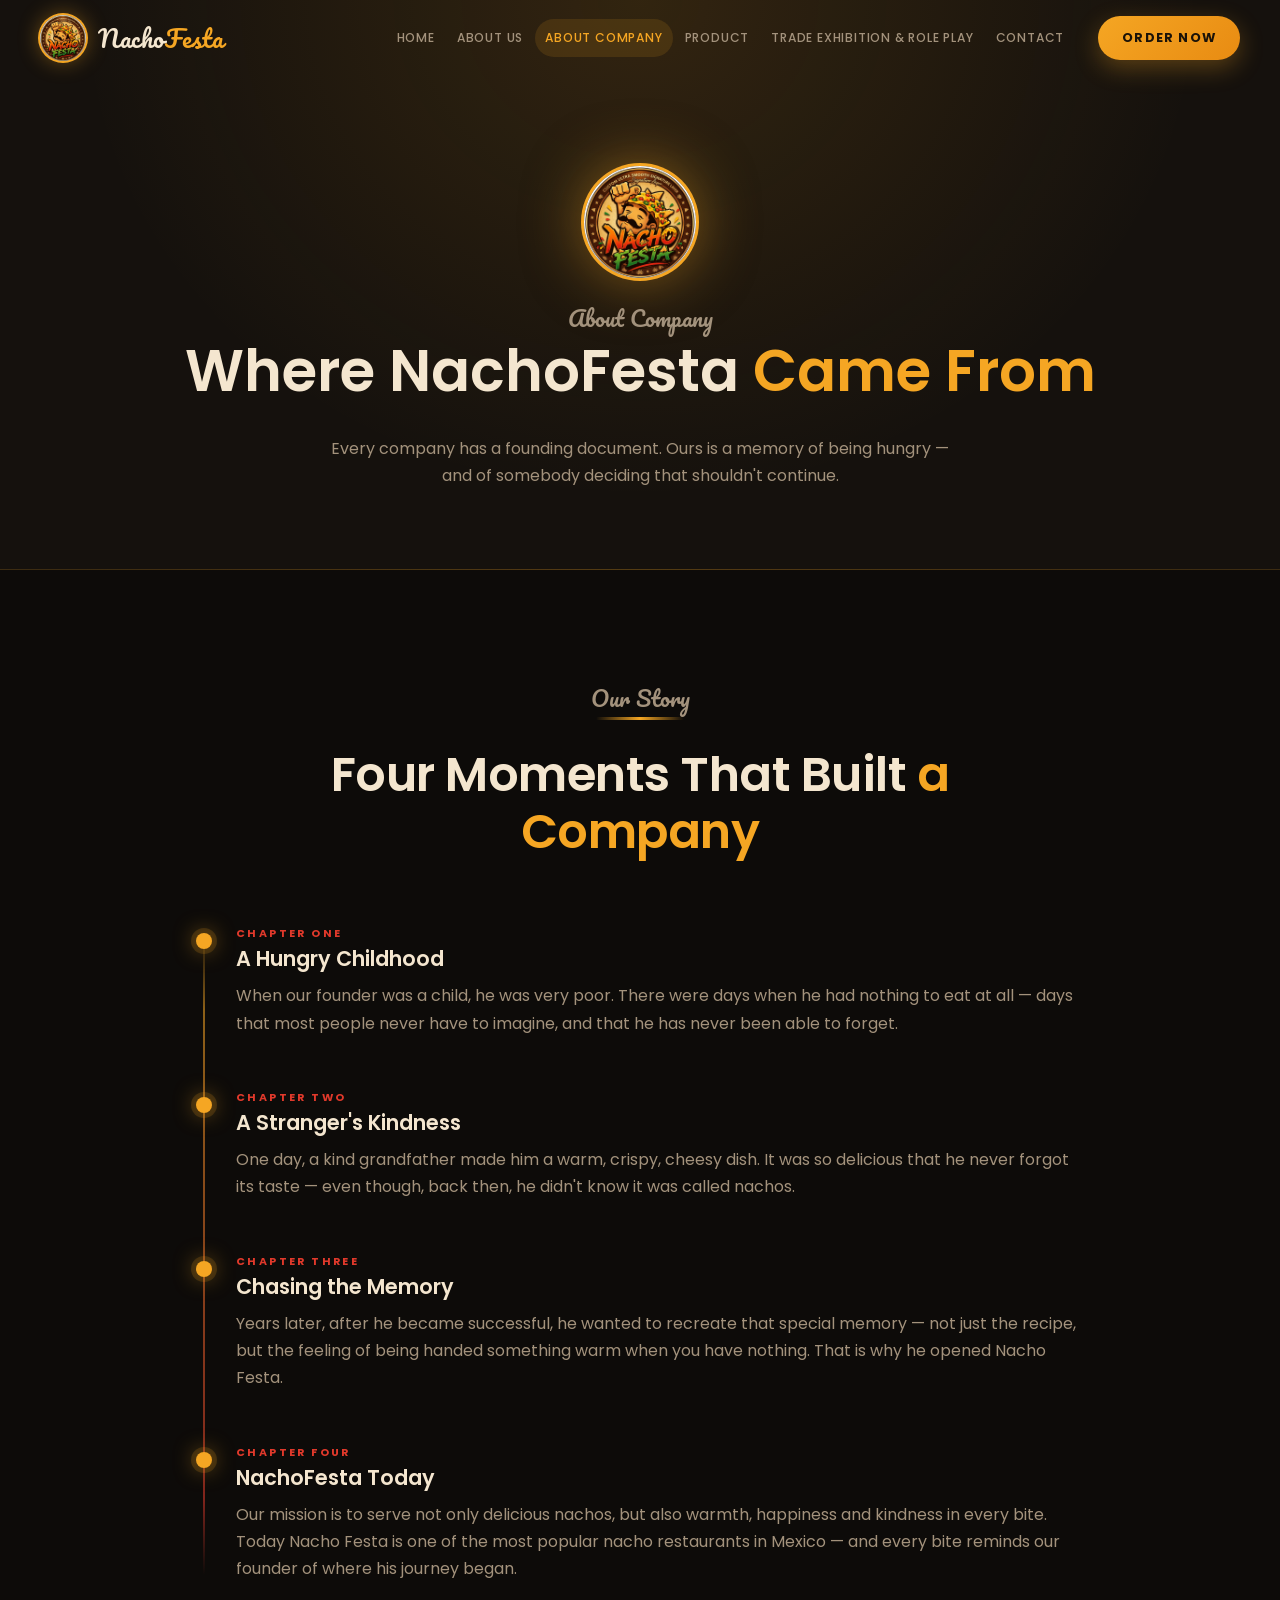
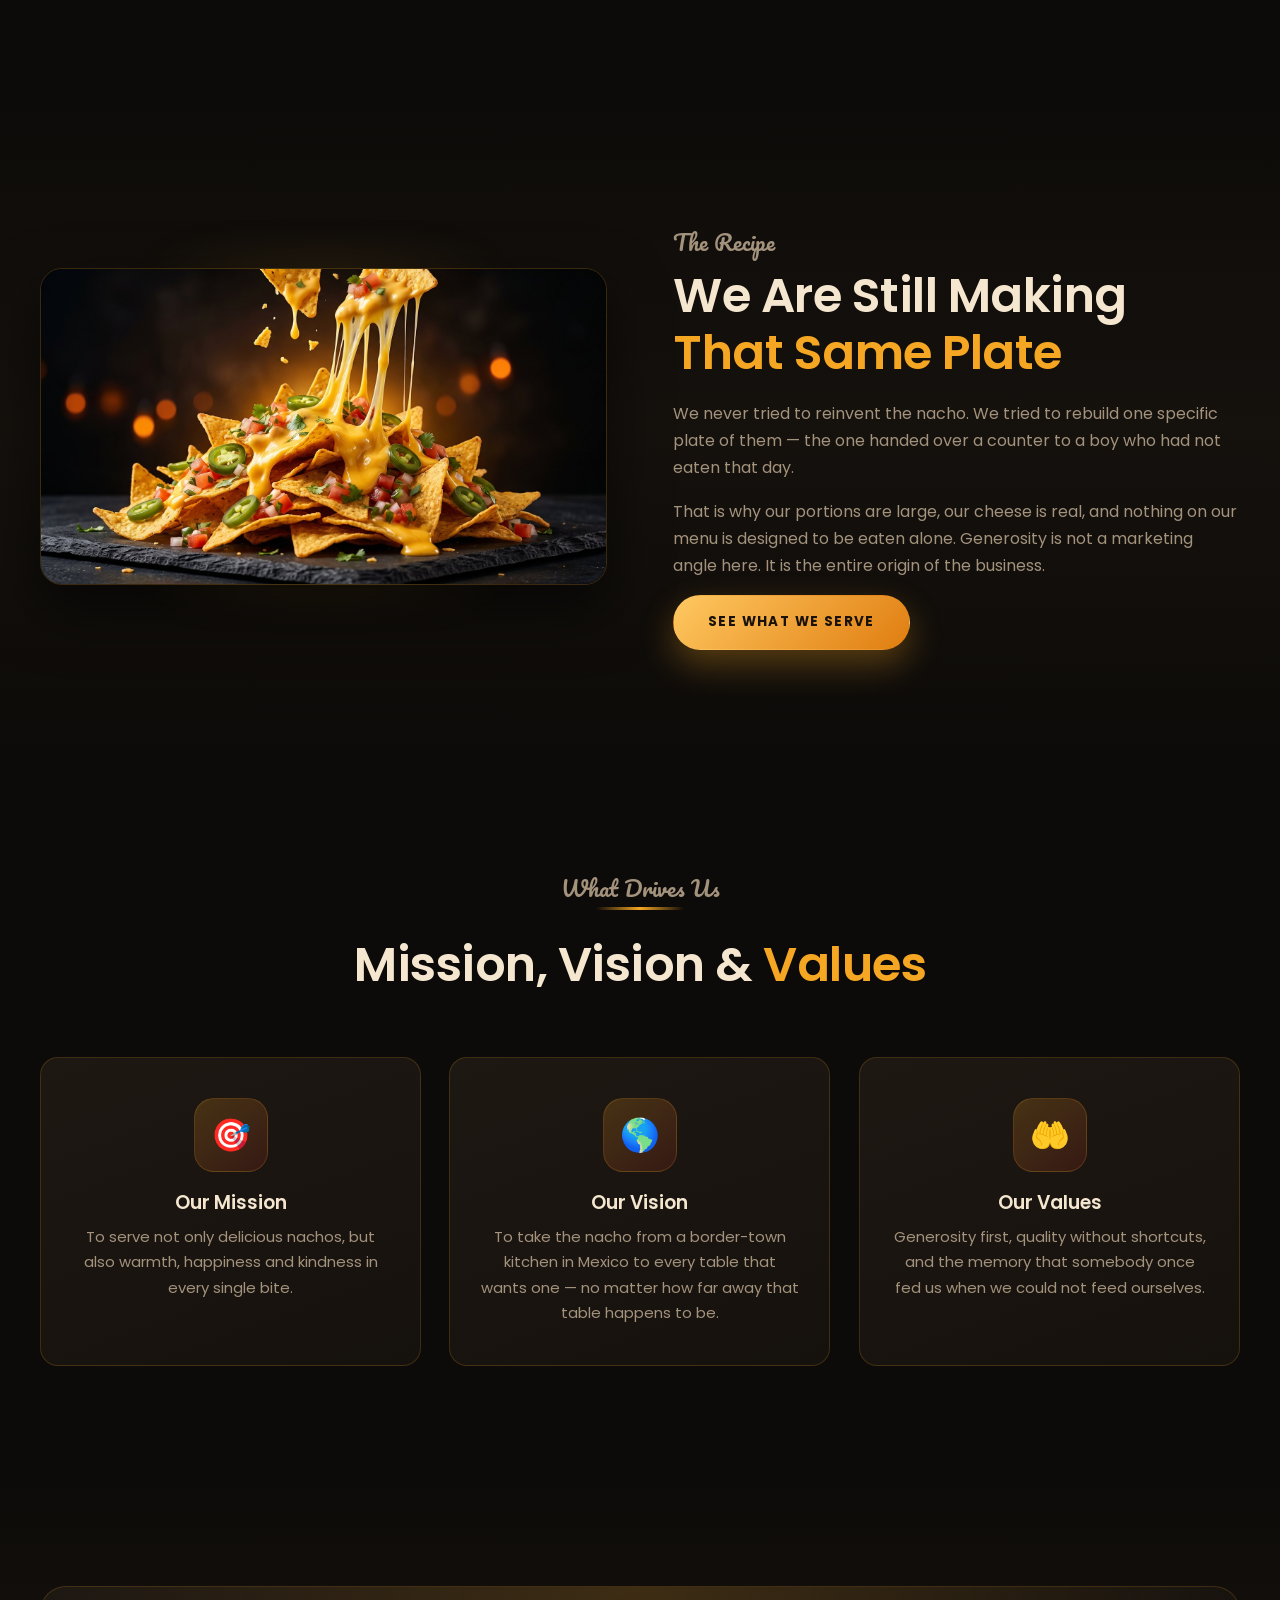
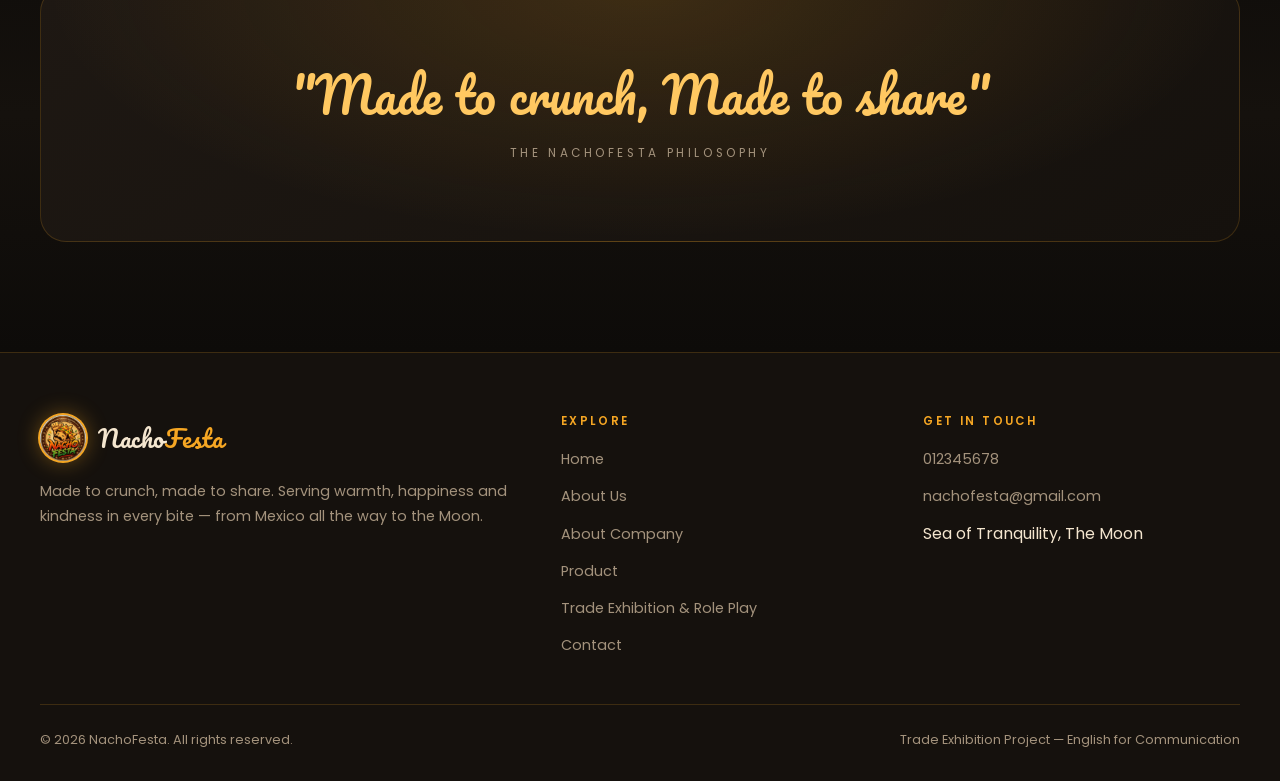
<file: about-company.html>
<!DOCTYPE html>
<html lang="en">
<head>
<meta charset="UTF-8">
<meta name="viewport" content="width=device-width, initial-scale=1">
<title>About Company — The NachoFesta Story</title>
<meta name="description" content="How NachoFesta began: a hungry child, a kind grandfather, one warm plate of nachos, and the restaurant built to remember it.">
<link rel="icon" href="images/logo.jpg">
<link rel="preconnect" href="https://fonts.googleapis.com">
<link rel="preconnect" href="https://fonts.gstatic.com" crossorigin>
<link href="https://fonts.googleapis.com/css2?family=Pacifico&family=Poppins:wght@300;400;500;600;700;800&display=swap" rel="stylesheet">
<link rel="stylesheet" href="css/style.css">
</head>
<body>

<header class="nav">
  <div class="nav__inner">
    <a class="brand" href="index.html">
      <img src="images/logo.jpg" alt="NachoFesta logo">
      <span class="brand__name">Nacho<span>Festa</span></span>
    </a>
    <button class="nav__burger" aria-label="Toggle menu" aria-expanded="false">
      <span></span><span></span><span></span>
    </button>
    <ul class="nav__links">
      <li><a href="index.html">Home</a></li>
      <li><a href="about-us.html">About Us</a></li>
      <li><a href="about-company.html">About Company</a></li>
      <li><a href="product.html">Product</a></li>
      <li><a href="videos.html">Trade Exhibition &amp; Role Play</a></li>
      <li><a href="contact.html">Contact</a></li>
    </ul>
    <a class="nav__cta" href="product.html">Order Now</a>
  </div>
</header>

<!-- ===================== PAGE HERO ===================== -->
<section class="page-hero">
  <div class="wrap">
    <img class="hero__logo" src="images/logo.jpg" alt="NachoFesta emblem" style="width:112px;height:112px">
    <p class="eyebrow">About Company</p>
    <h1>Where NachoFesta <span style="color:var(--amber)">Came From</span></h1>
    <p>Every company has a founding document. Ours is a memory of being hungry — and of
       somebody deciding that shouldn't continue.</p>
  </div>
</section>

<!-- ===================== ORIGIN TIMELINE ===================== -->
<section class="section">
  <div class="wrap">
    <div class="section__head reveal">
      <p class="eyebrow">Our Story</p>
      <div class="rule"></div>
      <h2 class="section__title">Four Moments That Built <em>a Company</em></h2>
    </div>

    <div class="timeline">
      <article class="tl-item reveal">
        <span class="tl-step">Chapter One</span>
        <h3>A Hungry Childhood</h3>
        <p>When our founder was a child, he was very poor. There were days when he had nothing
           to eat at all — days that most people never have to imagine, and that he has never
           been able to forget.</p>
      </article>

      <article class="tl-item reveal" data-delay="1">
        <span class="tl-step">Chapter Two</span>
        <h3>A Stranger's Kindness</h3>
        <p>One day, a kind grandfather made him a warm, crispy, cheesy dish. It was so delicious
           that he never forgot its taste — even though, back then, he didn't know it was
           called nachos.</p>
      </article>

      <article class="tl-item reveal" data-delay="2">
        <span class="tl-step">Chapter Three</span>
        <h3>Chasing the Memory</h3>
        <p>Years later, after he became successful, he wanted to recreate that special memory —
           not just the recipe, but the feeling of being handed something warm when you have
           nothing. That is why he opened Nacho Festa.</p>
      </article>

      <article class="tl-item reveal" data-delay="3">
        <span class="tl-step">Chapter Four</span>
        <h3>NachoFesta Today</h3>
        <p>Our mission is to serve not only delicious nachos, but also warmth, happiness and
           kindness in every bite. Today Nacho Festa is one of the most popular nacho
           restaurants in Mexico — and every bite reminds our founder of where his journey began.</p>
      </article>
    </div>
  </div>
</section>

<!-- ===================== FOUNDER'S PLATE ===================== -->
<section class="section section--tint">
  <div class="wrap split tilt-scene">
    <div class="split__media reveal">
      <img src="images/hero-nachos.jpg" alt="A generous plate of nachos with melted cheese and fresh toppings">
    </div>
    <div class="reveal" data-delay="1">
      <p class="eyebrow">The Recipe</p>
      <h2 class="section__title">We Are Still Making <em>That Same Plate</em></h2>
      <p>
        We never tried to reinvent the nacho. We tried to rebuild one specific plate of them —
        the one handed over a counter to a boy who had not eaten that day.
      </p>
      <p>
        That is why our portions are large, our cheese is real, and nothing on our menu is
        designed to be eaten alone. Generosity is not a marketing angle here. It is the entire
        origin of the business.
      </p>
      <a class="btn btn--primary" href="product.html">See What We Serve</a>
    </div>
  </div>
</section>

<!-- ===================== MISSION / VISION / VALUES ===================== -->
<section class="section">
  <div class="wrap">
    <div class="section__head reveal">
      <p class="eyebrow">What Drives Us</p>
      <div class="rule"></div>
      <h2 class="section__title">Mission, Vision &amp; <em>Values</em></h2>
    </div>

    <div class="grid-3 tilt-scene">
      <article class="card-3d feature reveal" data-delay="1">
        <div class="feature__icon">🎯</div>
        <h3>Our Mission</h3>
        <p>To serve not only delicious nachos, but also warmth, happiness and kindness in
           every single bite.</p>
      </article>
      <article class="card-3d feature reveal" data-delay="2">
        <div class="feature__icon">🌎</div>
        <h3>Our Vision</h3>
        <p>To take the nacho from a border-town kitchen in Mexico to every table that wants
           one — no matter how far away that table happens to be.</p>
      </article>
      <article class="card-3d feature reveal" data-delay="3">
        <div class="feature__icon">🤲</div>
        <h3>Our Values</h3>
        <p>Generosity first, quality without shortcuts, and the memory that somebody once fed
           us when we could not feed ourselves.</p>
      </article>
    </div>
  </div>
</section>

<!-- ===================== SLOGAN BAND ===================== -->
<section class="section section--tint">
  <div class="wrap">
    <div class="quote-band reveal">
      <p>"Made to crunch, Made to share"</p>
      <span>The NachoFesta Philosophy</span>
    </div>
  </div>
</section>

<footer class="footer">
  <div class="wrap">
    <div class="footer__grid">
      <div>
        <a class="brand" href="index.html" style="margin-bottom:18px">
          <img src="images/logo.jpg" alt="NachoFesta logo">
          <span class="brand__name">Nacho<span>Festa</span></span>
        </a>
        <p>Made to crunch, made to share. Serving warmth, happiness and kindness in every bite —
           from Mexico all the way to the Moon.</p>
      </div>
      <div>
        <h4>Explore</h4>
        <ul>
          <li><a href="index.html">Home</a></li>
          <li><a href="about-us.html">About Us</a></li>
          <li><a href="about-company.html">About Company</a></li>
          <li><a href="product.html">Product</a></li>
          <li><a href="videos.html">Trade Exhibition &amp; Role Play</a></li>
          <li><a href="contact.html">Contact</a></li>
        </ul>
      </div>
      <div>
        <h4>Get in Touch</h4>
        <ul>
          <li><a href="tel:012345678">012345678</a></li>
          <li><a href="mailto:nachofesta@gmail.com">nachofesta@gmail.com</a></li>
          <li>Sea of Tranquility, The Moon</li>
        </ul>
      </div>
    </div>
    <div class="footer__bar">
      <span>© <span data-year></span> NachoFesta. All rights reserved.</span>
      <span>Trade Exhibition Project — English for Communication</span>
    </div>
  </div>
</footer>

<script src="js/main.js"></script>
</body>
</html>
</file>
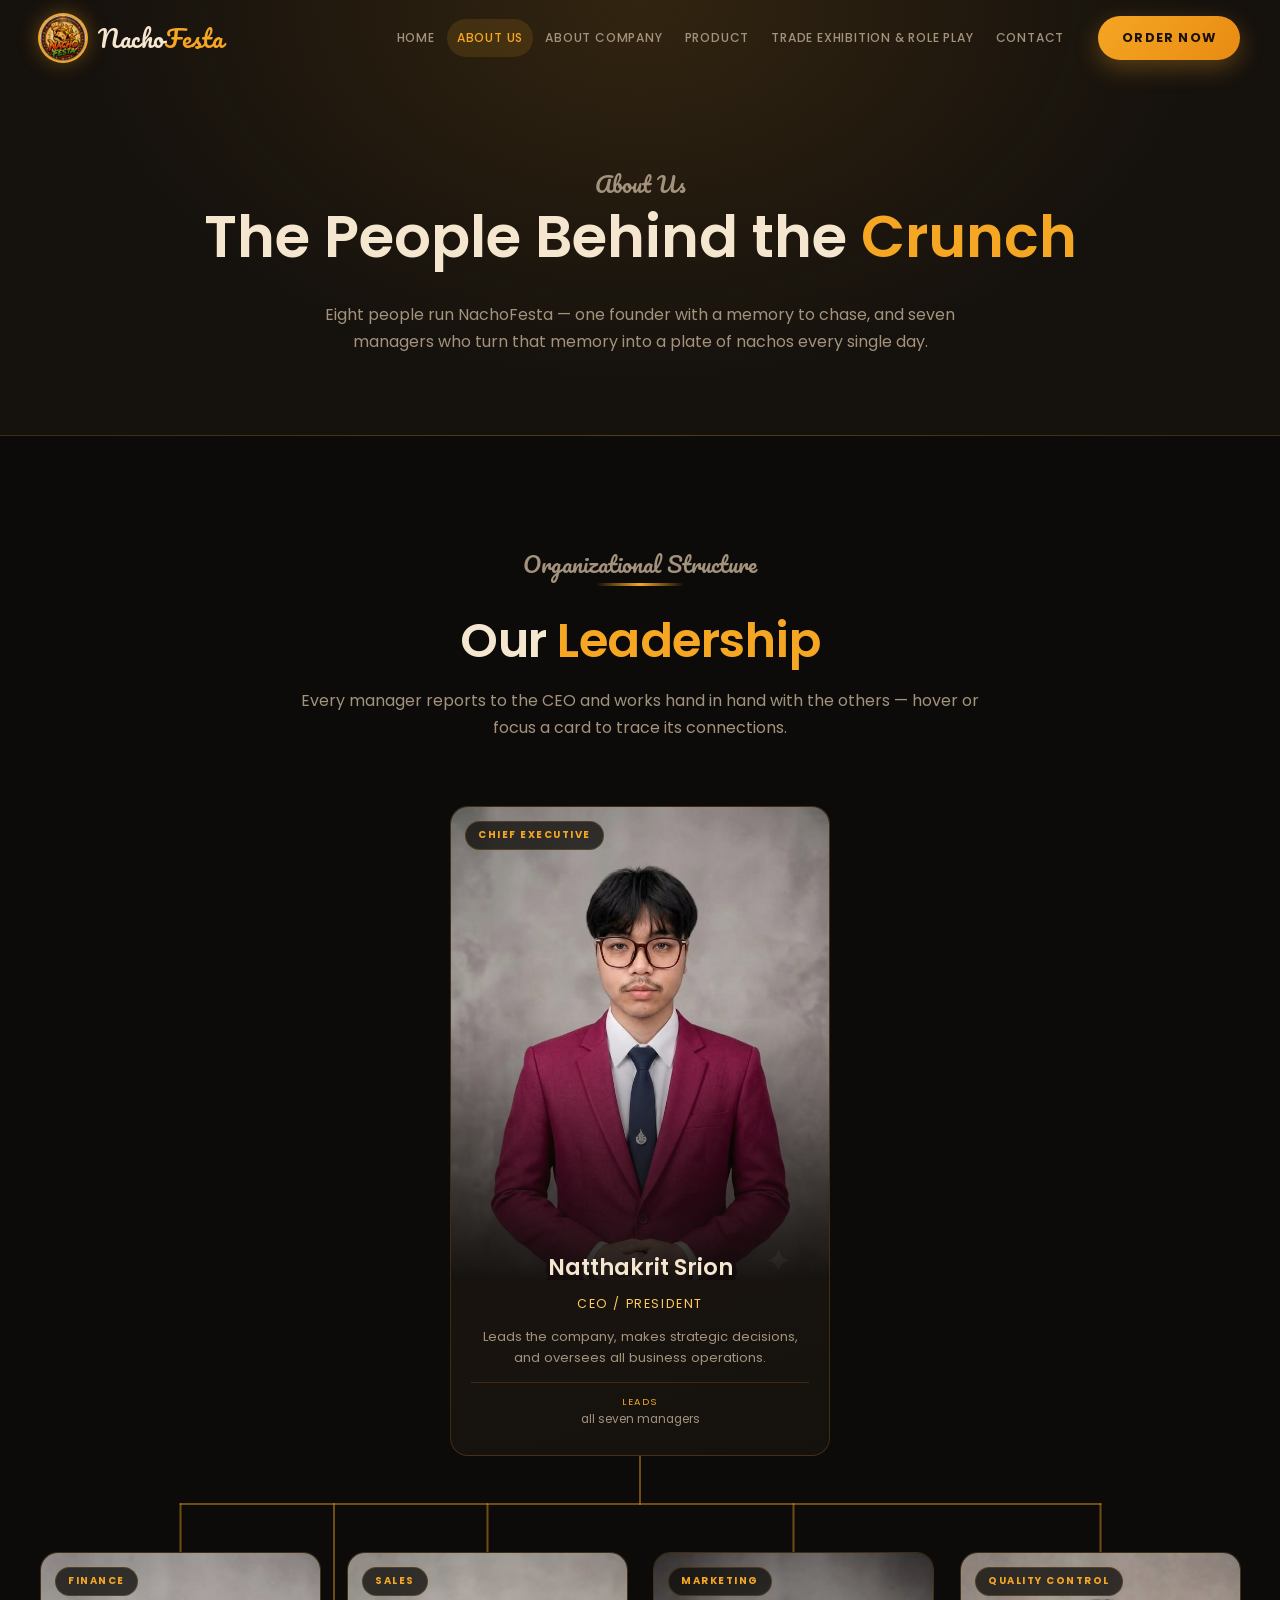
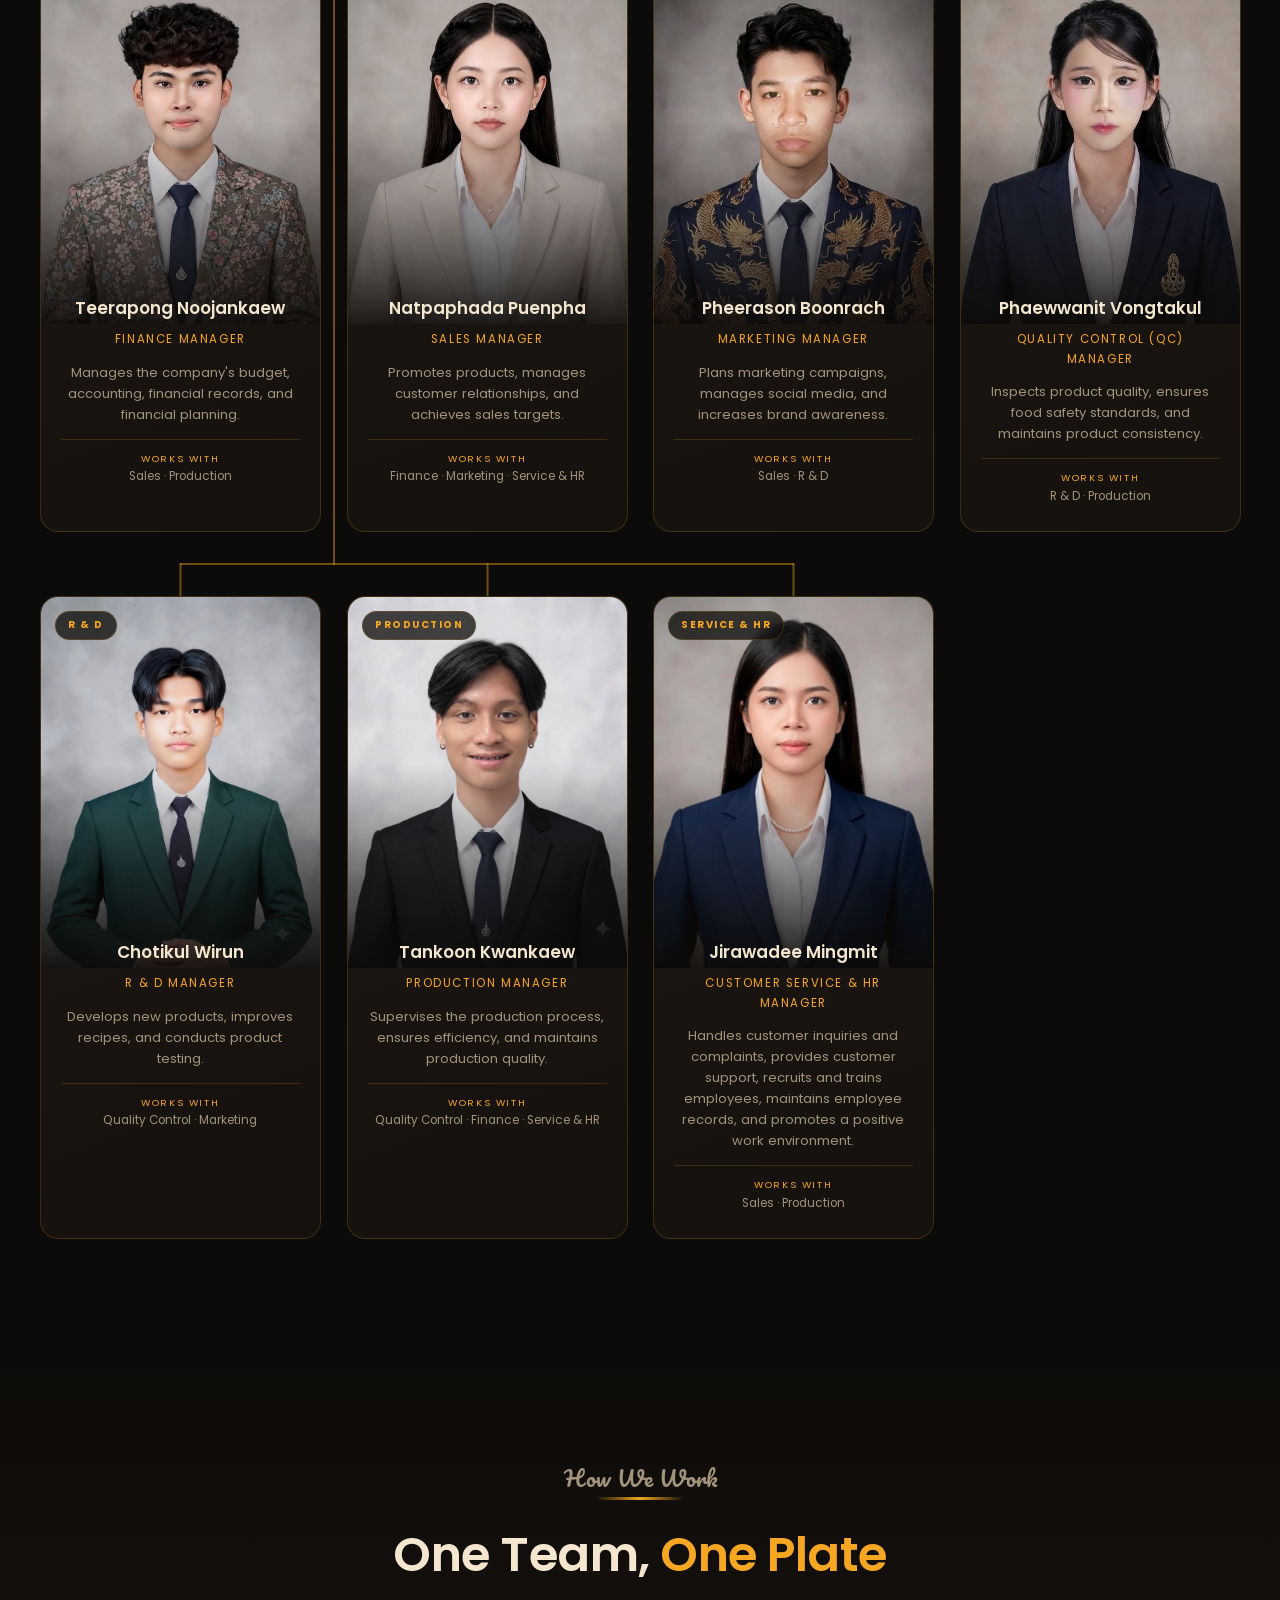
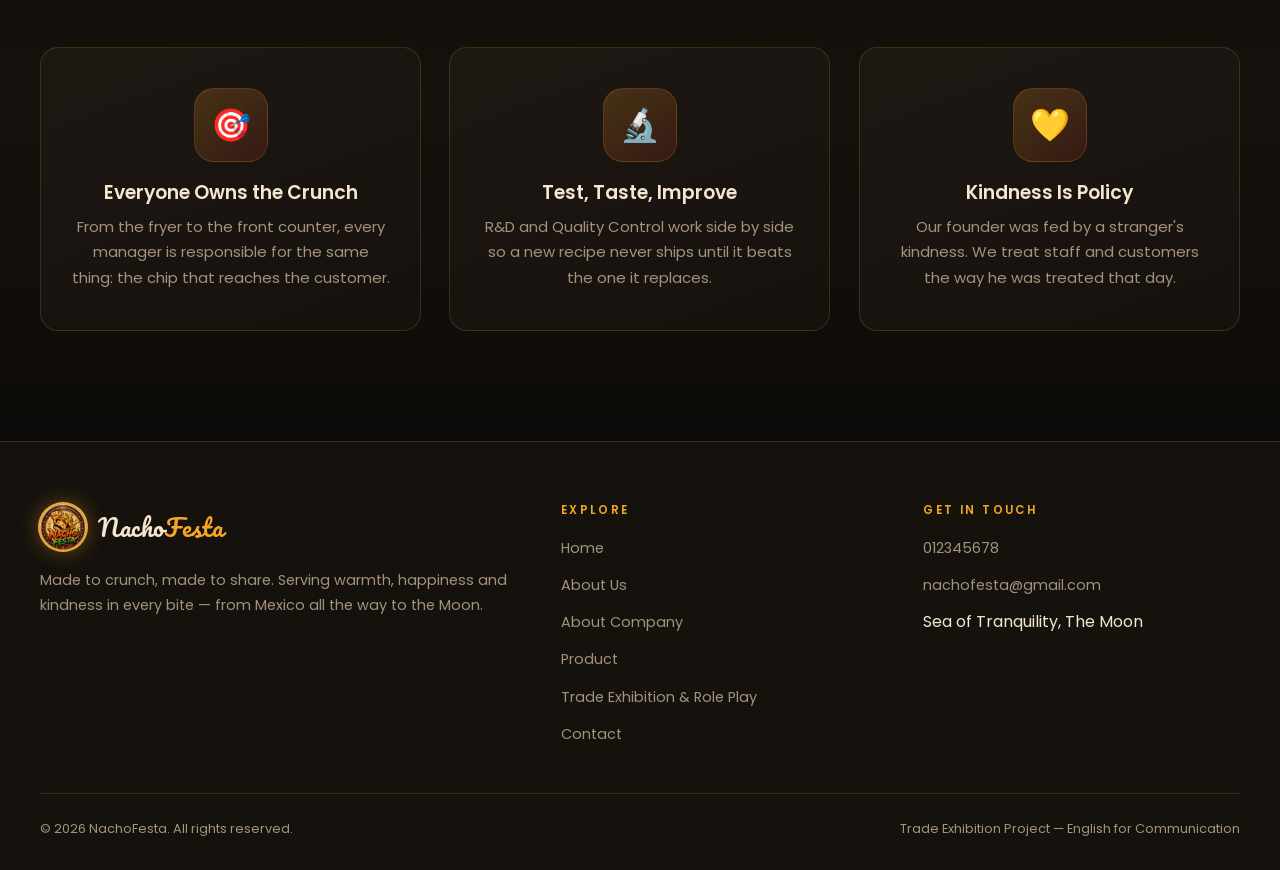
<file: about-us.html>
<!DOCTYPE html>
<html lang="en">
<head>
<meta charset="UTF-8">
<meta name="viewport" content="width=device-width, initial-scale=1">
<title>About Us — The NachoFesta Team</title>
<meta name="description" content="Meet the NachoFesta executive team: our CEO and seven managers who keep the crunch coming.">
<link rel="icon" href="images/logo.jpg">
<link rel="preconnect" href="https://fonts.googleapis.com">
<link rel="preconnect" href="https://fonts.gstatic.com" crossorigin>
<link href="https://fonts.googleapis.com/css2?family=Pacifico&family=Poppins:wght@300;400;500;600;700;800&display=swap" rel="stylesheet">
<link rel="stylesheet" href="css/style.css">
</head>
<body>

<header class="nav">
  <div class="nav__inner">
    <a class="brand" href="index.html">
      <img src="images/logo.jpg" alt="NachoFesta logo">
      <span class="brand__name">Nacho<span>Festa</span></span>
    </a>
    <button class="nav__burger" aria-label="Toggle menu" aria-expanded="false">
      <span></span><span></span><span></span>
    </button>
    <ul class="nav__links">
      <li><a href="index.html">Home</a></li>
      <li><a href="about-us.html">About Us</a></li>
      <li><a href="about-company.html">About Company</a></li>
      <li><a href="product.html">Product</a></li>
      <li><a href="videos.html">Trade Exhibition &amp; Role Play</a></li>
      <li><a href="contact.html">Contact</a></li>
    </ul>
    <a class="nav__cta" href="product.html">Order Now</a>
  </div>
</header>

<!-- ===================== PAGE HERO ===================== -->
<section class="page-hero">
  <div class="wrap">
    <p class="eyebrow">About Us</p>
    <h1>The People Behind the <span style="color:var(--amber)">Crunch</span></h1>
    <p>Eight people run NachoFesta — one founder with a memory to chase, and seven managers
       who turn that memory into a plate of nachos every single day.</p>
  </div>
</section>

<!-- ===================== ORG CHART ===================== -->
<section class="section">
  <div class="wrap">
    <div class="section__head reveal">
      <p class="eyebrow">Organizational Structure</p>
      <div class="rule"></div>
      <h2 class="section__title">Our <em>Leadership</em></h2>
      <p>Every manager reports to the CEO and works hand in hand with the others &mdash;
         hover or focus a card to trace its connections.</p>
    </div>

    <div class="org tilt-scene">
      <svg class="org__lines" aria-hidden="true"></svg>

      <!-- CEO -->
      <article class="card-3d person org__ceo reveal" data-tilt="6" data-node="ceo" tabindex="0">
        <div class="person__photo">
          <span class="person__badge">Chief Executive</span>
          <img src="images/team/ceo-natthakrit.jpg" alt="Natthakrit Srion, Chief Executive Officer">
        </div>
        <div class="person__body card-3d__pop">
          <h3 class="person__name">Natthakrit Srion</h3>
          <p class="person__role">CEO / President</p>
          <p class="person__duty">Leads the company, makes strategic decisions, and oversees all business operations.</p>
          <p class="person__with"><span>Leads</span> all seven managers</p>
        </div>
      </article>

      <!-- Managers -->
      <div class="team-grid">

        <article class="card-3d person reveal" data-delay="1" data-node="finance" data-links="sales production" tabindex="0">
          <div class="person__photo">
            <span class="person__badge">Finance</span>
            <img src="images/team/finance-teerapong.jpg" alt="Teerapong Noojankaew, Finance Manager">
          </div>
          <div class="person__body card-3d__pop">
            <h3 class="person__name">Teerapong Noojankaew</h3>
            <p class="person__role">Finance Manager</p>
            <p class="person__duty">Manages the company's budget, accounting, financial records, and financial planning.</p>
            <p class="person__with"><span>Works with</span> Sales &middot; Production</p>
          </div>
        </article>

        <article class="card-3d person reveal" data-delay="2" data-node="sales" data-links="finance marketing service" tabindex="0">
          <div class="person__photo">
            <span class="person__badge">Sales</span>
            <img src="images/team/sales-natpaphada.jpg" alt="Natpaphada Puenpha, Sales Manager">
          </div>
          <div class="person__body card-3d__pop">
            <h3 class="person__name">Natpaphada Puenpha</h3>
            <p class="person__role">Sales Manager</p>
            <p class="person__duty">Promotes products, manages customer relationships, and achieves sales targets.</p>
            <p class="person__with"><span>Works with</span> Finance &middot; Marketing &middot; Service &amp; HR</p>
          </div>
        </article>

        <article class="card-3d person reveal" data-delay="3" data-node="marketing" data-links="sales rnd" tabindex="0">
          <div class="person__photo">
            <span class="person__badge">Marketing</span>
            <img src="images/team/marketing-pheerason.jpg" alt="Pheerason Boonrach, Marketing Manager">
          </div>
          <div class="person__body card-3d__pop">
            <h3 class="person__name">Pheerason Boonrach</h3>
            <p class="person__role">Marketing Manager</p>
            <p class="person__duty">Plans marketing campaigns, manages social media, and increases brand awareness.</p>
            <p class="person__with"><span>Works with</span> Sales &middot; R &amp; D</p>
          </div>
        </article>

        <article class="card-3d person reveal" data-delay="4" data-node="qc" data-links="rnd production" tabindex="0">
          <div class="person__photo">
            <span class="person__badge">Quality Control</span>
            <img src="images/team/qc-phaewwanit.jpg" alt="Phaewwanit Vongtakul, Quality Control Officer">
          </div>
          <div class="person__body card-3d__pop">
            <h3 class="person__name">Phaewwanit Vongtakul</h3>
            <p class="person__role">Quality Control (QC) Manager</p>
            <p class="person__duty">Inspects product quality, ensures food safety standards, and maintains product consistency.</p>
            <p class="person__with"><span>Works with</span> R &amp; D &middot; Production</p>
          </div>
        </article>

        <article class="card-3d person reveal" data-delay="5" data-node="rnd" data-links="marketing qc" tabindex="0">
          <div class="person__photo">
            <span class="person__badge">R &amp; D</span>
            <img src="images/team/rnd-chotikul.jpg" alt="Chotikul Wirun, Research and Development Manager">
          </div>
          <div class="person__body card-3d__pop">
            <h3 class="person__name">Chotikul Wirun</h3>
            <p class="person__role">R &amp; D Manager</p>
            <p class="person__duty">Develops new products, improves recipes, and conducts product testing.</p>
            <p class="person__with"><span>Works with</span> Quality Control &middot; Marketing</p>
          </div>
        </article>

        <article class="card-3d person reveal" data-delay="6" data-node="production" data-links="finance qc service" tabindex="0">
          <div class="person__photo">
            <span class="person__badge">Production</span>
            <img src="images/team/production-tankoon.jpg" alt="Tankoon Kwankaew, Production Manager">
          </div>
          <div class="person__body card-3d__pop">
            <h3 class="person__name">Tankoon Kwankaew</h3>
            <p class="person__role">Production Manager</p>
            <p class="person__duty">Supervises the production process, ensures efficiency, and maintains production quality.</p>
            <p class="person__with"><span>Works with</span> Quality Control &middot; Finance &middot; Service &amp; HR</p>
          </div>
        </article>

        <article class="card-3d person reveal" data-delay="7" data-node="service" data-links="sales production" tabindex="0">
          <div class="person__photo">
            <span class="person__badge">Service &amp; HR</span>
            <img src="images/team/hr-jirawadee.jpg" alt="Jirawadee Mingmit, Customer Service and HR Manager">
          </div>
          <div class="person__body card-3d__pop">
            <h3 class="person__name">Jirawadee Mingmit</h3>
            <p class="person__role">Customer Service &amp; HR Manager</p>
            <p class="person__duty">Handles customer inquiries and complaints, provides customer support, recruits and trains employees, maintains employee records, and promotes a positive work environment.</p>
            <p class="person__with"><span>Works with</span> Sales &middot; Production</p>
          </div>
        </article>

      </div>
    </div>
  </div>
</section>

<!-- ===================== VALUES ===================== -->
<section class="section section--tint">
  <div class="wrap">
    <div class="section__head reveal">
      <p class="eyebrow">How We Work</p>
      <div class="rule"></div>
      <h2 class="section__title">One Team, <em>One Plate</em></h2>
    </div>
    <div class="grid-3 tilt-scene">
      <article class="card-3d feature reveal" data-delay="1">
        <div class="feature__icon">🎯</div>
        <h3>Everyone Owns the Crunch</h3>
        <p>From the fryer to the front counter, every manager is responsible for the same
           thing: the chip that reaches the customer.</p>
      </article>
      <article class="card-3d feature reveal" data-delay="2">
        <div class="feature__icon">🔬</div>
        <h3>Test, Taste, Improve</h3>
        <p>R&amp;D and Quality Control work side by side so a new recipe never ships until it
           beats the one it replaces.</p>
      </article>
      <article class="card-3d feature reveal" data-delay="3">
        <div class="feature__icon">💛</div>
        <h3>Kindness Is Policy</h3>
        <p>Our founder was fed by a stranger's kindness. We treat staff and customers the way
           he was treated that day.</p>
      </article>
    </div>
  </div>
</section>

<footer class="footer">
  <div class="wrap">
    <div class="footer__grid">
      <div>
        <a class="brand" href="index.html" style="margin-bottom:18px">
          <img src="images/logo.jpg" alt="NachoFesta logo">
          <span class="brand__name">Nacho<span>Festa</span></span>
        </a>
        <p>Made to crunch, made to share. Serving warmth, happiness and kindness in every bite —
           from Mexico all the way to the Moon.</p>
      </div>
      <div>
        <h4>Explore</h4>
        <ul>
          <li><a href="index.html">Home</a></li>
          <li><a href="about-us.html">About Us</a></li>
          <li><a href="about-company.html">About Company</a></li>
          <li><a href="product.html">Product</a></li>
          <li><a href="videos.html">Trade Exhibition &amp; Role Play</a></li>
          <li><a href="contact.html">Contact</a></li>
        </ul>
      </div>
      <div>
        <h4>Get in Touch</h4>
        <ul>
          <li><a href="tel:012345678">012345678</a></li>
          <li><a href="mailto:nachofesta@gmail.com">nachofesta@gmail.com</a></li>
          <li>Sea of Tranquility, The Moon</li>
        </ul>
      </div>
    </div>
    <div class="footer__bar">
      <span>© <span data-year></span> NachoFesta. All rights reserved.</span>
      <span>Trade Exhibition Project — English for Communication</span>
    </div>
  </div>
</footer>

<script src="js/org-chart.js"></script>
<script src="js/main.js"></script>
</body>
</html>
</file>
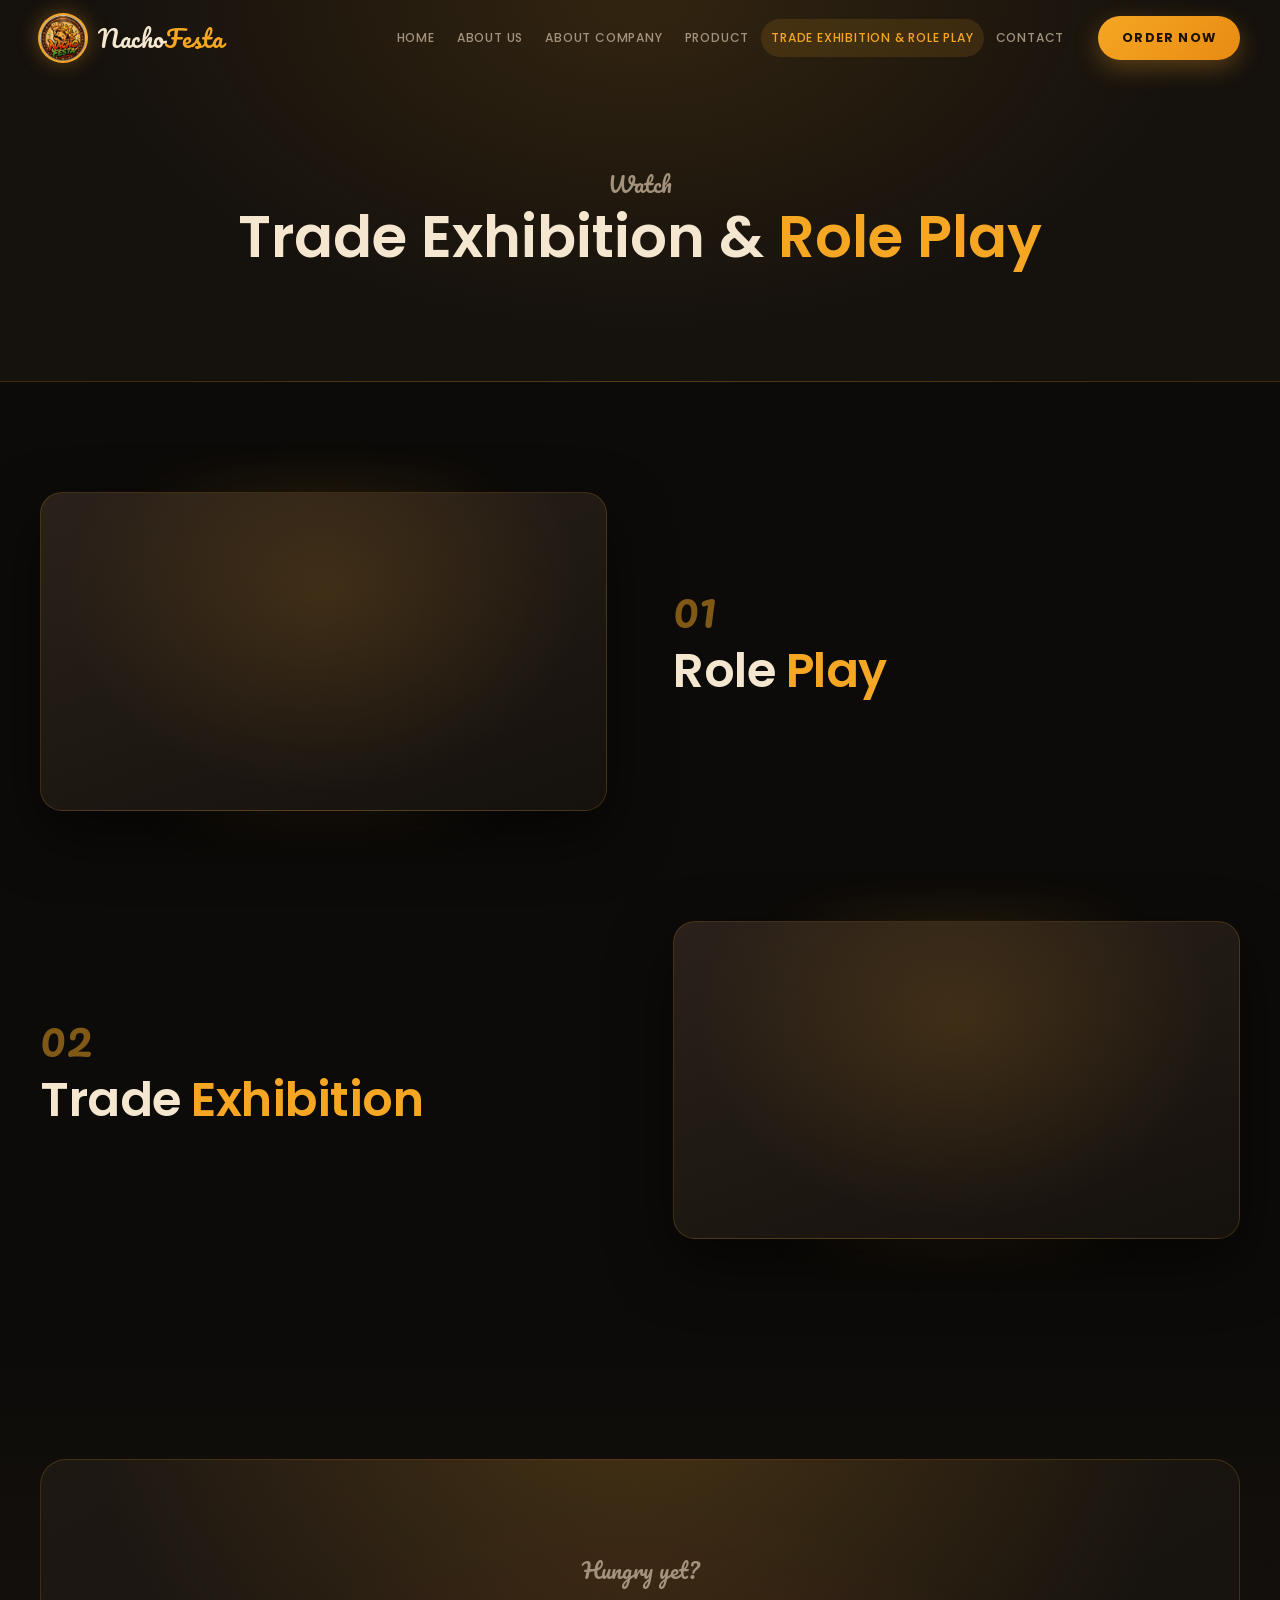
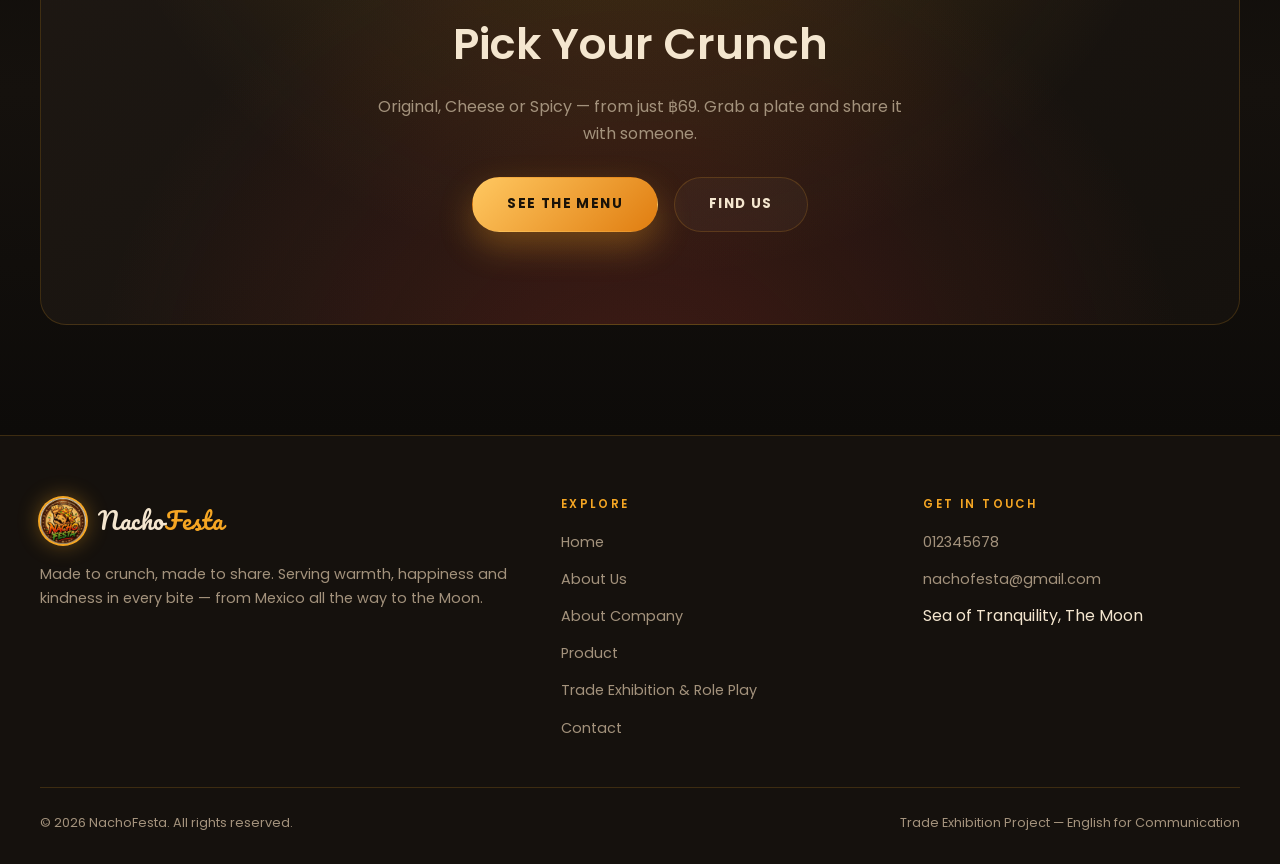
<file: videos.html>
<!DOCTYPE html>
<html lang="en">
<head>
<meta charset="UTF-8">
<meta name="viewport" content="width=device-width, initial-scale=1">
<title>Videos — NachoFesta On Screen</title>
<meta name="description" content="Watch NachoFesta on screen: our story and a look behind the crunch.">
<link rel="icon" href="images/logo.jpg">
<link rel="preconnect" href="https://fonts.googleapis.com">
<link rel="preconnect" href="https://fonts.gstatic.com" crossorigin>
<link href="https://fonts.googleapis.com/css2?family=Pacifico&family=Poppins:wght@300;400;500;600;700;800&display=swap" rel="stylesheet">
<link rel="stylesheet" href="css/style.css">
</head>
<body>

<header class="nav">
  <div class="nav__inner">
    <a class="brand" href="index.html">
      <img src="images/logo.jpg" alt="NachoFesta logo">
      <span class="brand__name">Nacho<span>Festa</span></span>
    </a>
    <button class="nav__burger" aria-label="Toggle menu" aria-expanded="false">
      <span></span><span></span><span></span>
    </button>
    <ul class="nav__links">
      <li><a href="index.html">Home</a></li>
      <li><a href="about-us.html">About Us</a></li>
      <li><a href="about-company.html">About Company</a></li>
      <li><a href="product.html">Product</a></li>
      <li><a href="videos.html">Trade Exhibition &amp; Role Play</a></li>
      <li><a href="contact.html">Contact</a></li>
    </ul>
    <a class="nav__cta" href="product.html">Order Now</a>
  </div>
</header>

<!-- ===================== PAGE HERO ===================== -->
<section class="page-hero">
  <div class="wrap">
    <p class="eyebrow">Watch</p>
    <h1>Trade Exhibition &amp; <span style="color:var(--amber)">Role Play</span></h1>
  </div>
</section>

<!-- ===================== VIDEOS ===================== -->
<section class="section">
  <div class="wrap video-list">

    <!-- Video 1 -->
    <div class="split tilt-scene">
      <div class="split__media reveal">
        <div class="video-frame" data-video-slot="1">
          <iframe src="https://www.youtube-nocookie.com/embed/wPTw3TRaFtY?rel=0" title="NachoFesta — Our Story" loading="lazy"
                  allow="accelerometer; autoplay; clipboard-write; encrypted-media; gyroscope; picture-in-picture; web-share"
                  referrerpolicy="strict-origin-when-cross-origin" allowfullscreen></iframe>
        </div>
      </div>
      <div class="reveal" data-delay="1">
        <span class="video-num">01</span>
        <h2 class="section__title">Role <em>Play</em></h2>
      </div>
    </div>

    <!-- Video 2 -->
    <div class="split split--flip tilt-scene">
      <div class="split__media reveal">
        <div class="video-frame" data-video-slot="2">
          <iframe src="https://www.youtube-nocookie.com/embed/JrNOMxJZ2lA?rel=0" title="NachoFesta — Behind the Crunch" loading="lazy"
                  allow="accelerometer; autoplay; clipboard-write; encrypted-media; gyroscope; picture-in-picture; web-share"
                  referrerpolicy="strict-origin-when-cross-origin" allowfullscreen></iframe>
        </div>
      </div>
      <div class="reveal" data-delay="1">
        <span class="video-num">02</span>
        <h2 class="section__title">Trade <em>Exhibition</em></h2>
      </div>
    </div>

  </div>
</section>

<!-- ===================== CTA ===================== -->
<section class="section section--tint">
  <div class="wrap">
    <div class="cta-band reveal">
      <p class="eyebrow">Hungry yet?</p>
      <h2>Pick Your Crunch</h2>
      <p>Original, Cheese or Spicy — from just ฿69. Grab a plate and share it with someone.</p>
      <div class="hero__actions">
        <a class="btn btn--primary" href="product.html">See the Menu</a>
        <a class="btn btn--ghost" href="contact.html">Find Us</a>
      </div>
    </div>
  </div>
</section>

<footer class="footer">
  <div class="wrap">
    <div class="footer__grid">
      <div>
        <a class="brand" href="index.html" style="margin-bottom:18px">
          <img src="images/logo.jpg" alt="NachoFesta logo">
          <span class="brand__name">Nacho<span>Festa</span></span>
        </a>
        <p>Made to crunch, made to share. Serving warmth, happiness and kindness in every bite —
           from Mexico all the way to the Moon.</p>
      </div>
      <div>
        <h4>Explore</h4>
        <ul>
          <li><a href="index.html">Home</a></li>
          <li><a href="about-us.html">About Us</a></li>
          <li><a href="about-company.html">About Company</a></li>
          <li><a href="product.html">Product</a></li>
          <li><a href="videos.html">Trade Exhibition &amp; Role Play</a></li>
          <li><a href="contact.html">Contact</a></li>
        </ul>
      </div>
      <div>
        <h4>Get in Touch</h4>
        <ul>
          <li><a href="tel:012345678">012345678</a></li>
          <li><a href="mailto:nachofesta@gmail.com">nachofesta@gmail.com</a></li>
          <li>Sea of Tranquility, The Moon</li>
        </ul>
      </div>
    </div>
    <div class="footer__bar">
      <span>© <span data-year></span> NachoFesta. All rights reserved.</span>
      <span>Trade Exhibition Project — English for Communication</span>
    </div>
  </div>
</footer>

<script src="js/main.js"></script>
</body>
</html>
</file>
<file: css/style.css>
/* ============================================================
   NachoFesta — "Made to crunch, Made to share"
   Shared design system for all 5 pages
   ============================================================ */

:root {
  --bg-900: #0d0b09;
  --bg-800: #15110d;
  --surface: #1e1813;
  --surface-hi: #2a211a;
  --line: rgba(245, 166, 35, 0.18);

  --amber: #f5a623;
  --amber-hi: #ffc861;
  --chili: #e0392b;
  --lime: #5faa3c;
  --cream: #f4e6cf;
  --muted: #a3927c;

  --font-script: 'Pacifico', cursive;
  --font-body: 'Poppins', system-ui, -apple-system, 'Segoe UI', sans-serif;

  --nav-h: 76px;
  --radius: 18px;
  --shadow-lg: 0 24px 60px rgba(0, 0, 0, 0.55);
  --glow: 0 0 32px rgba(245, 166, 35, 0.28);
  --maxw: 1200px;
}

* { box-sizing: border-box; }

html { scroll-behavior: smooth; }

body {
  margin: 0;
  font-family: var(--font-body);
  background: var(--bg-900);
  color: var(--cream);
  line-height: 1.7;
  overflow-x: hidden;
  -webkit-font-smoothing: antialiased;
}

img { max-width: 100%; display: block; }
a { color: inherit; text-decoration: none; }

h1, h2, h3, h4 { line-height: 1.2; margin: 0 0 0.5em; font-weight: 600; }

.wrap { width: min(100% - 48px, var(--maxw)); margin-inline: auto; }

/* ---------- Selection & scrollbar ---------- */
::selection { background: var(--amber); color: #16110b; }
::-webkit-scrollbar { width: 11px; }
::-webkit-scrollbar-track { background: var(--bg-900); }
::-webkit-scrollbar-thumb {
  background: linear-gradient(var(--amber), var(--chili));
  border-radius: 99px;
  border: 3px solid var(--bg-900);
}

/* ============================================================
   NAVBAR
   ============================================================ */
.nav {
  position: fixed;
  inset: 0 0 auto 0;
  height: var(--nav-h);
  z-index: 100;
  display: flex;
  align-items: center;
  transition: background .35s ease, box-shadow .35s ease, backdrop-filter .35s;
}
.nav.is-stuck {
  background: rgba(13, 11, 9, 0.86);
  backdrop-filter: blur(14px);
  box-shadow: 0 1px 0 var(--line), 0 12px 40px rgba(0, 0, 0, .5);
}
.nav__inner {
  width: min(100% - 48px, var(--maxw));
  margin-inline: auto;
  display: flex;
  align-items: center;
  gap: 24px;
}
.brand { display: flex; align-items: center; gap: 12px; margin-right: auto; }
.brand img {
  width: 46px; height: 46px;
  border-radius: 50%;
  object-fit: cover;
  box-shadow: 0 0 0 2px var(--amber), 0 0 22px rgba(245,166,35,.45);
}
.brand__name {
  font-family: var(--font-script);
  font-size: 1.5rem;
  color: var(--cream);
  letter-spacing: .5px;
}
.brand__name span { color: var(--amber); }

.nav__links { display: flex; align-items: center; gap: 2px; list-style: none; margin: 0; padding: 0; }
.nav__links a {
  display: block;
  padding: 9px 10px;
  border-radius: 99px;
  font-size: .76rem;
  font-weight: 500;
  letter-spacing: .8px;
  white-space: nowrap;
  text-transform: uppercase;
  color: var(--muted);
  transition: color .25s, background .25s;
}
.nav__links a:hover { color: var(--cream); background: rgba(245, 166, 35, .1); }
.nav__links a.is-active { color: var(--amber); background: rgba(245, 166, 35, .13); }

.nav__cta {
  padding: 11px 24px;
  border-radius: 99px;
  background: linear-gradient(135deg, var(--amber), #e88b12);
  color: #1a1208 !important;
  font-size: .8rem;
  font-weight: 700;
  letter-spacing: 1.2px;
  text-transform: uppercase;
  box-shadow: 0 8px 24px rgba(245, 166, 35, .3);
  transition: transform .25s, box-shadow .25s;
}
.nav__cta:hover { transform: translateY(-2px); box-shadow: 0 12px 30px rgba(245, 166, 35, .45); }

.nav__burger {
  display: none;
  width: 44px; height: 44px;
  border: 1px solid var(--line);
  border-radius: 12px;
  background: rgba(245,166,35,.06);
  cursor: pointer;
  padding: 0;
  position: relative;
}
.nav__burger span {
  position: absolute; left: 12px; right: 12px; height: 2px;
  background: var(--amber); border-radius: 2px;
  transition: transform .3s, opacity .3s;
}
.nav__burger span:nth-child(1) { top: 15px; }
.nav__burger span:nth-child(2) { top: 21px; }
.nav__burger span:nth-child(3) { top: 27px; }
.nav.is-open .nav__burger span:nth-child(1) { transform: translateY(6px) rotate(45deg); }
.nav.is-open .nav__burger span:nth-child(2) { opacity: 0; }
.nav.is-open .nav__burger span:nth-child(3) { transform: translateY(-6px) rotate(-45deg); }

/* ============================================================
   BUTTONS
   ============================================================ */
.btn {
  display: inline-flex; align-items: center; gap: 10px;
  padding: 15px 34px;
  border-radius: 99px;
  font-size: .84rem; font-weight: 700;
  letter-spacing: 1.4px; text-transform: uppercase;
  border: 1px solid transparent;
  cursor: pointer;
  transition: transform .25s, box-shadow .25s, background .25s, color .25s;
}
.btn--primary {
  background: linear-gradient(135deg, var(--amber-hi), #e07d10);
  color: #1a1208;
  box-shadow: 0 14px 34px rgba(245, 166, 35, .32);
}
.btn--primary:hover { transform: translateY(-3px); box-shadow: 0 20px 44px rgba(245, 166, 35, .48); }
.btn--ghost { border-color: var(--line); color: var(--cream); background: rgba(255,255,255,.03); }
.btn--ghost:hover { border-color: var(--amber); color: var(--amber); transform: translateY(-3px); }

/* ============================================================
   SECTION HEADINGS
   ============================================================ */
.section { padding: 110px 0; position: relative; }
.section--tint { background: linear-gradient(180deg, var(--bg-900), var(--bg-800) 50%, var(--bg-900)); }

.eyebrow {
  font-family: var(--font-script);
  font-size: 1.35rem;
  color: var(--amber);
  margin-bottom: 6px;
}
.section__title {
  font-size: clamp(1.9rem, 4.4vw, 3rem);
  letter-spacing: -0.5px;
  margin-bottom: 18px;
}
.section__title em { color: var(--amber); font-style: normal; }
.section__head { text-align: center; max-width: 720px; margin: 0 auto 64px; }
.section__head p { color: var(--muted); margin: 0; }

.rule {
  width: 88px; height: 3px; margin: 0 auto 26px;
  background: linear-gradient(90deg, transparent, var(--amber), transparent);
  border-radius: 2px;
}

/* ============================================================
   3D CARD (tilt driven by --rx / --ry set in main.js)
   ============================================================ */
.tilt-scene { perspective: 1100px; }
.card-3d {
  --rx: 0deg; --ry: 0deg;
  background: linear-gradient(160deg, var(--surface), var(--bg-800));
  border: 1px solid var(--line);
  border-radius: var(--radius);
  transform: rotateX(var(--rx)) rotateY(var(--ry)) translateZ(0);
  transform-style: preserve-3d;
  transition: transform .18s ease-out, box-shadow .35s, border-color .35s;
  will-change: transform;
}
.card-3d:hover {
  border-color: rgba(245, 166, 35, .5);
  box-shadow: var(--shadow-lg), var(--glow);
}
.card-3d__pop { transform: translateZ(38px); }

/* ============================================================
   SCROLL REVEAL
   ============================================================ */
.reveal {
  opacity: 0;
  transform: translateY(34px);
  transition: opacity .8s cubic-bezier(.2,.7,.3,1), transform .8s cubic-bezier(.2,.7,.3,1);
}
.reveal.is-visible { opacity: 1; transform: none; }
.reveal[data-delay="1"] { transition-delay: .09s; }
.reveal[data-delay="2"] { transition-delay: .18s; }
.reveal[data-delay="3"] { transition-delay: .27s; }
.reveal[data-delay="4"] { transition-delay: .36s; }
.reveal[data-delay="5"] { transition-delay: .45s; }
.reveal[data-delay="6"] { transition-delay: .54s; }
.reveal[data-delay="7"] { transition-delay: .63s; }

/* ============================================================
   HERO (home)
   ============================================================ */
.hero {
  position: relative;
  min-height: 100svh;
  display: grid;
  place-items: center;
  text-align: center;
  overflow: hidden;
  padding: calc(var(--nav-h) + 40px) 0 80px;
}
#scene-hero {
  position: absolute; inset: 0;
  width: 100%; height: 100%;
  display: block;
}
.hero::after {
  content: '';
  position: absolute; inset: 0;
  background:
    radial-gradient(ellipse at 50% 45%, transparent 30%, rgba(13,11,9,.72) 78%),
    linear-gradient(180deg, rgba(13,11,9,.55), transparent 28%, rgba(13,11,9,.9));
  pointer-events: none;
}
.hero__inner { position: relative; z-index: 2; width: min(100% - 48px, 900px); }
.hero__logo {
  width: 132px; height: 132px;
  margin: 0 auto 22px;
  border-radius: 50%;
  object-fit: cover;
  box-shadow: 0 0 0 3px var(--amber), 0 0 60px rgba(245,166,35,.5);
  animation: floaty 6s ease-in-out infinite;
}
@keyframes floaty {
  0%, 100% { transform: translateY(0) rotate(0deg); }
  50% { transform: translateY(-14px) rotate(3deg); }
}
.hero__title {
  font-family: var(--font-script);
  font-size: clamp(3rem, 10vw, 6.2rem);
  margin: 0 0 4px;
  background: linear-gradient(180deg, #fff5e2, var(--amber) 55%, var(--chili));
  -webkit-background-clip: text; background-clip: text;
  color: transparent;
  filter: drop-shadow(0 8px 30px rgba(245,166,35,.35));
}
.hero__slogan {
  font-size: clamp(1rem, 2.4vw, 1.42rem);
  letter-spacing: 5px;
  text-transform: uppercase;
  color: var(--amber-hi);
  margin-bottom: 14px;
}
.hero__sub { color: var(--muted); max-width: 620px; margin: 0 auto 34px; }
.hero__actions { display: flex; gap: 16px; justify-content: center; flex-wrap: wrap; }

.scroll-hint {
  position: absolute; bottom: 28px; left: 50%; z-index: 2;
  transform: translateX(-50%);
  font-size: .68rem; letter-spacing: 3px; text-transform: uppercase;
  color: var(--muted);
  display: grid; justify-items: center; gap: 8px;
}
.scroll-hint i {
  width: 1px; height: 42px; display: block;
  background: linear-gradient(var(--amber), transparent);
  animation: hint 2s ease-in-out infinite;
}
@keyframes hint { 0%,100% { opacity: .25; } 50% { opacity: 1; } }

/* ---------- Small page hero (inner pages) ---------- */
.page-hero {
  position: relative;
  padding: calc(var(--nav-h) + 90px) 0 80px;
  text-align: center;
  overflow: hidden;
  background:
    radial-gradient(ellipse at 50% 0%, rgba(245,166,35,.13), transparent 62%),
    var(--bg-800);
  border-bottom: 1px solid var(--line);
}
.page-hero h1 { font-size: clamp(2.2rem, 6vw, 3.6rem); }
.page-hero p { color: var(--muted); max-width: 640px; margin: 0 auto; }
.page-hero__scene { position: absolute; inset: 0; opacity: .5; }

/* ============================================================
   SPLIT (text + image)
   ============================================================ */
.split {
  display: grid;
  grid-template-columns: 1fr 1fr;
  gap: 66px;
  align-items: center;
}
.split--flip .split__media { order: 2; }
.split__media { position: relative; }
.split__media img {
  width: 100%;
  border-radius: 22px;
  border: 1px solid var(--line);
  box-shadow: var(--shadow-lg);
}
.split__media::before {
  content: '';
  position: absolute; inset: -18px;
  background: radial-gradient(circle at 50% 50%, rgba(245,166,35,.24), transparent 68%);
  z-index: -1;
  filter: blur(18px);
}
.split p { color: var(--muted); }

/* ---------- Fact chips (nacho origin) ---------- */
.facts { display: flex; flex-wrap: wrap; gap: 12px; margin: 26px 0 30px; }
.fact {
  border: 1px solid var(--line);
  background: rgba(245,166,35,.06);
  border-radius: 14px;
  padding: 12px 18px;
}
.fact b { display: block; color: var(--amber); font-size: 1.1rem; line-height: 1.2; }
.fact span { font-size: .74rem; letter-spacing: 1.4px; text-transform: uppercase; color: var(--muted); }

/* ============================================================
   FEATURE CARDS
   ============================================================ */
.grid-3 { display: grid; grid-template-columns: repeat(3, 1fr); gap: 28px; }
.feature { padding: 40px 30px; text-align: center; }
.feature__icon {
  width: 74px; height: 74px; margin: 0 auto 20px;
  display: grid; place-items: center;
  font-size: 2rem;
  border-radius: 20px;
  background: linear-gradient(140deg, rgba(245,166,35,.2), rgba(224,57,43,.14));
  border: 1px solid var(--line);
}
.feature h3 { font-size: 1.18rem; }
.feature p { color: var(--muted); font-size: .93rem; margin: 0; }

/* ============================================================
   ORG CHART (about-us)
   ============================================================ */
.org { display: grid; justify-items: center; row-gap: 96px; position: relative; }
.org__ceo { max-width: 380px; width: 100%; }
.org__ceo, .team-grid { position: relative; z-index: 1; }

/* Link layer — paths are generated from the live layout by js/org-chart.js */
.org__lines {
  position: absolute; inset: 0;
  width: 100%; height: 100%;
  z-index: 0; overflow: visible; pointer-events: none;
  opacity: 0; transition: opacity .9s ease .25s;
}
.org.is-drawn .org__lines { opacity: 1; }
.org__link {
  fill: none; stroke-linecap: round; stroke-linejoin: round;
  transition: opacity .35s, stroke-width .35s;
}
.org__link--report { stroke: var(--amber); stroke-width: 2; opacity: .42; }
.org.is-focused .org__link { opacity: .05; }
.org .org__link--trace { opacity: 0; }         /* only ever shown while lit */
.org .org__link.is-lit { opacity: .95; stroke-width: 2.6; }

.team-grid {
  display: grid;
  grid-template-columns: repeat(4, 1fr);
  column-gap: 26px;
  row-gap: 64px;
  width: 100%;
}
.person { overflow: hidden; text-align: center; }
.person:focus-visible { outline: 2px solid var(--amber); outline-offset: 3px; }
/* Same timings as .reveal, but a quicker opacity so the dim/highlight feels responsive. */
.org .person {
  transition: opacity .28s ease, transform .8s cubic-bezier(.2,.7,.3,1),
              box-shadow .35s, border-color .35s;
}
.org.is-focused .person { opacity: .38; }
.org .person.is-active,
.org .person.is-related { opacity: 1; border-color: rgba(245, 166, 35, .55); }
.org .person.is-active { box-shadow: var(--shadow-lg), var(--glow); }
.person__photo { position: relative; aspect-ratio: 3 / 4; overflow: hidden; background: var(--bg-800); }
.person__photo img {
  width: 100%; height: 100%; object-fit: cover; object-position: center top;
  transition: transform .6s cubic-bezier(.2,.7,.3,1), filter .5s;
  filter: saturate(.9) contrast(1.03);
}
.card-3d:hover .person__photo img { transform: scale(1.06); filter: saturate(1.08); }
.person__photo::after {
  content: '';
  position: absolute; inset: 0;
  background: linear-gradient(180deg, transparent 45%, rgba(13,11,9,.92));
}
.person__badge {
  position: absolute; top: 14px; left: 14px; z-index: 2;
  padding: 5px 12px; border-radius: 99px;
  font-size: .62rem; font-weight: 700; letter-spacing: 1.5px; text-transform: uppercase;
  background: rgba(13,11,9,.75);
  border: 1px solid var(--line);
  color: var(--amber);
  backdrop-filter: blur(6px);
}
.person__body { padding: 20px 20px 26px; position: relative; margin-top: -46px; z-index: 2; }
.person__name { font-size: 1.06rem; margin: 0 0 4px; }
.person__role {
  font-size: .72rem; letter-spacing: 1.6px; text-transform: uppercase;
  color: var(--amber); margin-bottom: 12px;
}
.person__duty { font-size: .82rem; color: var(--muted); margin: 0; line-height: 1.6; }
.person__with {
  margin: 14px 0 0; padding-top: 12px;
  border-top: 1px solid var(--line);
  font-size: .74rem; color: var(--muted); line-height: 1.5;
}
.person__with span {
  display: block;
  font-size: .6rem; letter-spacing: 1.6px; text-transform: uppercase;
  color: var(--amber); margin-bottom: 2px;
}

.org__ceo .person__photo { aspect-ratio: 4 / 5; }
.org__ceo .person__name { font-size: 1.4rem; }
.org__ceo .person__role { color: var(--amber-hi); font-size: .78rem; }

/* ============================================================
   TIMELINE (about-company)
   ============================================================ */
.timeline { position: relative; max-width: 900px; margin-inline: auto; padding-left: 46px; }
.timeline::before {
  content: '';
  position: absolute; left: 13px; top: 8px; bottom: 8px; width: 2px;
  background: linear-gradient(180deg, transparent, var(--amber) 12%, var(--chili) 88%, transparent);
  opacity: .55;
}
.tl-item { position: relative; padding: 0 0 52px; }
.tl-item:last-child { padding-bottom: 0; }
.tl-item::before {
  content: '';
  position: absolute; left: -40px; top: 8px;
  width: 16px; height: 16px; border-radius: 50%;
  background: var(--amber);
  box-shadow: 0 0 0 5px rgba(245,166,35,.16), 0 0 22px rgba(245,166,35,.7);
}
.tl-item h3 { font-size: 1.3rem; margin-bottom: 10px; }
.tl-item .tl-step {
  font-size: .68rem; letter-spacing: 2.4px; text-transform: uppercase;
  color: var(--chili); font-weight: 700; display: block; margin-bottom: 4px;
}
.tl-item p { color: var(--muted); margin: 0; }

.quote-band {
  text-align: center;
  padding: 76px 32px;
  border-radius: 26px;
  background:
    radial-gradient(ellipse at 50% 0%, rgba(245,166,35,.16), transparent 70%),
    linear-gradient(150deg, var(--surface), var(--bg-800));
  border: 1px solid var(--line);
}
.quote-band p {
  font-family: var(--font-script);
  font-size: clamp(1.6rem, 4.6vw, 3rem);
  color: var(--amber-hi);
  margin: 0 0 10px;
  line-height: 1.35;
}
.quote-band span { font-size: .74rem; letter-spacing: 3.6px; text-transform: uppercase; color: var(--muted); }

/* ============================================================
   PRODUCTS
   ============================================================ */
.menu-grid { display: grid; grid-template-columns: repeat(3, 1fr); gap: 30px; }
.product { overflow: hidden; display: flex; flex-direction: column; }
.product__media { position: relative; aspect-ratio: 1 / 1; overflow: hidden; background: var(--bg-800); }
.product__media img { width: 100%; height: 100%; object-fit: cover; transition: transform .7s cubic-bezier(.2,.7,.3,1); }
.card-3d:hover .product__media img { transform: scale(1.08); }
.product__price {
  position: absolute; right: 16px; bottom: 16px; z-index: 2;
  padding: 10px 20px; border-radius: 99px;
  font-weight: 800; font-size: 1.16rem;
  background: linear-gradient(135deg, var(--amber-hi), #e07d10);
  color: #1a1208;
  box-shadow: 0 10px 26px rgba(0,0,0,.5);
}
.product__tag {
  position: absolute; left: 16px; top: 16px; z-index: 2;
  padding: 6px 14px; border-radius: 99px;
  font-size: .64rem; font-weight: 700; letter-spacing: 1.6px; text-transform: uppercase;
  background: rgba(13,11,9,.78); border: 1px solid var(--line);
  backdrop-filter: blur(6px);
}
.product__tag--mild { color: var(--lime); }
.product__tag--cheese { color: var(--amber); }
.product__tag--hot { color: var(--chili); }
.product__body { padding: 26px 26px 30px; display: flex; flex-direction: column; flex: 1; }
.product__name { font-size: 1.34rem; margin-bottom: 6px; }
.product__desc { color: var(--muted); font-size: .9rem; flex: 1; margin: 0 0 18px; }
.heat { display: flex; align-items: center; gap: 8px; font-size: .7rem; letter-spacing: 1.6px; text-transform: uppercase; color: var(--muted); }
.heat__chilis { display: inline-flex; gap: 5px; }
.heat__chilis i { font-style: normal; font-size: 1.02rem; line-height: 1; filter: grayscale(1) brightness(.55); }
.heat__chilis i.on { filter: none; }

.compare { width: 100%; border-collapse: collapse; overflow: hidden; border-radius: var(--radius); }
.compare th, .compare td { padding: 17px 20px; text-align: left; border-bottom: 1px solid var(--line); font-size: .92rem; }
.compare thead th {
  background: rgba(245,166,35,.09);
  font-size: .7rem; letter-spacing: 1.8px; text-transform: uppercase; color: var(--amber);
}
.compare tbody tr { background: rgba(255,255,255,.015); transition: background .25s; }
.compare tbody tr:hover { background: rgba(245,166,35,.06); }
.compare td:first-child { font-weight: 600; color: var(--cream); }
.compare .price { color: var(--amber); font-weight: 800; font-size: 1.05rem; }
.table-wrap { overflow-x: auto; border: 1px solid var(--line); border-radius: var(--radius); }
.note { text-align: center; color: var(--muted); font-size: .82rem; margin-top: 18px; }

/* ============================================================
   CONTACT
   ============================================================ */
.contact-split { display: grid; grid-template-columns: 1.05fr 1fr; gap: 52px; align-items: stretch; }
.moon-stage {
  position: relative;
  min-height: 460px;
  border-radius: 26px;
  overflow: hidden;
  border: 1px solid var(--line);
  background: radial-gradient(ellipse at 50% 50%, #0b1020, #05060c 70%);
}
#scene-moon { position: absolute; inset: 0; width: 100%; height: 100%; display: block; }
.moon-stage__label {
  position: absolute; left: 22px; bottom: 22px; z-index: 2;
  font-size: .68rem; letter-spacing: 2.6px; text-transform: uppercase; color: var(--muted);
}
.moon-stage__label b { display: block; color: var(--amber); font-size: 1rem; letter-spacing: 1px; }

.info-list { list-style: none; margin: 0; padding: 0; display: grid; gap: 16px; }
.info {
  display: flex; gap: 18px; align-items: flex-start;
  padding: 22px 24px;
}
.info__icon {
  flex: 0 0 auto;
  width: 48px; height: 48px; border-radius: 14px;
  display: grid; place-items: center; font-size: 1.25rem;
  background: linear-gradient(140deg, rgba(245,166,35,.2), rgba(224,57,43,.14));
  border: 1px solid var(--line);
}
.info__label { font-size: .68rem; letter-spacing: 2.2px; text-transform: uppercase; color: var(--muted); margin-bottom: 3px; }
.info__value { font-size: 1.04rem; color: var(--cream); font-weight: 500; }
.info__value a:hover { color: var(--amber); }
.info__value small { display: block; color: var(--muted); font-size: .82rem; font-weight: 400; }

.form { display: grid; gap: 18px; }
.form__row { display: grid; grid-template-columns: 1fr 1fr; gap: 18px; }
.field { display: grid; gap: 8px; }
.field label { font-size: .68rem; letter-spacing: 2px; text-transform: uppercase; color: var(--muted); }
.field input, .field textarea {
  font-family: inherit; font-size: .95rem;
  padding: 14px 16px;
  color: var(--cream);
  background: rgba(255,255,255,.03);
  border: 1px solid var(--line);
  border-radius: 13px;
  transition: border-color .25s, background .25s;
}
.field input:focus, .field textarea:focus {
  outline: none; border-color: var(--amber); background: rgba(245,166,35,.06);
}
.field textarea { resize: vertical; min-height: 132px; }
.form__msg {
  display: none;
  padding: 15px 20px; border-radius: 13px;
  background: rgba(95,170,60,.12); border: 1px solid rgba(95,170,60,.4);
  color: #b9e4a4; font-size: .9rem;
}
.form__msg.is-shown { display: block; }

.hq-banner { position: relative; border-radius: 26px; overflow: hidden; border: 1px solid var(--line); }
.hq-banner img { width: 100%; aspect-ratio: 16 / 7; object-fit: cover; }
.hq-banner__cap {
  position: absolute; inset: auto 0 0 0;
  padding: 46px 34px 30px;
  background: linear-gradient(transparent, rgba(13,11,9,.94));
}
.hq-banner__cap h3 { margin-bottom: 4px; font-size: 1.5rem; }
.hq-banner__cap p { margin: 0; color: var(--muted); font-size: .9rem; }

/* ============================================================
   CTA BAND + FOOTER
   ============================================================ */
.cta-band {
  text-align: center;
  padding: 92px 32px;
  border-radius: 26px;
  background:
    radial-gradient(ellipse at 50% 120%, rgba(224,57,43,.2), transparent 65%),
    radial-gradient(ellipse at 50% -20%, rgba(245,166,35,.2), transparent 65%),
    linear-gradient(150deg, var(--surface), var(--bg-800));
  border: 1px solid var(--line);
}
.cta-band h2 { font-size: clamp(1.7rem, 4.4vw, 2.7rem); }
.cta-band p { color: var(--muted); max-width: 560px; margin: 0 auto 30px; }

.footer { border-top: 1px solid var(--line); background: var(--bg-800); padding: 62px 0 30px; }
.footer__grid { display: grid; grid-template-columns: 1.5fr 1fr 1fr; gap: 46px; }
.footer p { color: var(--muted); font-size: .9rem; }
.footer h4 { font-size: .72rem; letter-spacing: 2.4px; text-transform: uppercase; color: var(--amber); margin-bottom: 16px; }
.footer ul { list-style: none; margin: 0; padding: 0; display: grid; gap: 10px; }
.footer ul a { color: var(--muted); font-size: .9rem; transition: color .25s; }
.footer ul a:hover { color: var(--amber); }
.footer__bar {
  margin-top: 46px; padding-top: 24px;
  border-top: 1px solid var(--line);
  display: flex; justify-content: space-between; gap: 14px; flex-wrap: wrap;
  color: var(--muted); font-size: .8rem;
}

/* ============================================================
   VIDEOS
   ============================================================ */
.video-list { display: grid; gap: 110px; }
.video-frame {
  position: relative;
  aspect-ratio: 16 / 9;
  border-radius: 22px;
  border: 1px solid var(--line);
  overflow: hidden;
  background:
    radial-gradient(ellipse at 50% 30%, rgba(245,166,35,.14), transparent 65%),
    linear-gradient(160deg, var(--surface-hi), var(--bg-800));
  box-shadow: var(--shadow-lg);
}
.video-frame iframe,
.video-frame video { position: absolute; inset: 0; width: 100%; height: 100%; border: 0; }
.video-frame__empty {
  position: absolute;
  inset: 0;
  display: grid;
  place-content: center;
  justify-items: center;
  gap: 16px;
  text-align: center;
  color: var(--muted);
  font-size: .78rem;
  letter-spacing: 2.2px;
  text-transform: uppercase;
}
.video-frame__empty b { font-weight: 600; }
.video-frame__play {
  display: grid;
  place-items: center;
  width: 84px; height: 84px;
  padding-left: 6px;
  border-radius: 50%;
  background: linear-gradient(135deg, var(--amber), #e88b12);
  color: #1a1208;
  font-size: 1.9rem;
  box-shadow: var(--glow), 0 12px 30px rgba(0,0,0,.45);
  transition: transform .3s ease;
}
.video-frame:hover .video-frame__play { transform: scale(1.08); }
.video-num {
  display: block;
  font-family: var(--font-script);
  font-size: 3rem;
  line-height: 1;
  color: var(--amber);
  opacity: .5;
  margin-bottom: 10px;
}

/* ============================================================
   RESPONSIVE
   ============================================================ */
/* Six links (one long) no longer fit in one row below this — use the burger menu */
@media (max-width: 1180px) {
  .nav__links {
    position: fixed;
    top: var(--nav-h); left: 0; right: 0;
    flex-direction: column;
    align-items: stretch;
    gap: 2px;
    padding: 16px 24px 26px;
    background: rgba(13,11,9,.97);
    backdrop-filter: blur(16px);
    border-bottom: 1px solid var(--line);
    transform: translateY(-140%);
    transition: transform .38s cubic-bezier(.2,.7,.3,1);
  }
  .nav.is-open .nav__links { transform: none; }
  .nav__links a { padding: 14px 16px; font-size: .9rem; }
  .nav__burger { display: block; }
  .nav__cta { display: none; }
}

@media (max-width: 1020px) {
  .team-grid { grid-template-columns: repeat(2, 1fr); }
  .org { row-gap: 84px; }
}

@media (max-width: 900px) {
  .split, .contact-split { grid-template-columns: 1fr; gap: 40px; }
  .split--flip .split__media { order: 0; }
  .grid-3, .menu-grid { grid-template-columns: 1fr; }
  .footer__grid { grid-template-columns: 1fr; gap: 32px; }
  .section { padding: 78px 0; }
  .moon-stage { min-height: 340px; }
  .video-list { gap: 72px; }
}

@media (max-width: 560px) {
  .wrap, .nav__inner { width: calc(100% - 32px); }
  .team-grid { grid-template-columns: 1fr; row-gap: 34px; padding-left: 28px; }
  .org { row-gap: 62px; }
  .form__row { grid-template-columns: 1fr; }
  .hero__logo { width: 104px; height: 104px; }
  .cta-band, .quote-band { padding: 56px 22px; }
  .timeline { padding-left: 34px; }
  .tl-item::before { left: -30px; width: 13px; height: 13px; }
  .btn { padding: 13px 26px; font-size: .78rem; }
}

@media (prefers-reduced-motion: reduce) {
  *, *::before, *::after { animation-duration: .01ms !important; transition-duration: .01ms !important; }
  html { scroll-behavior: auto; }
  .reveal { opacity: 1; transform: none; }
}
</file>
